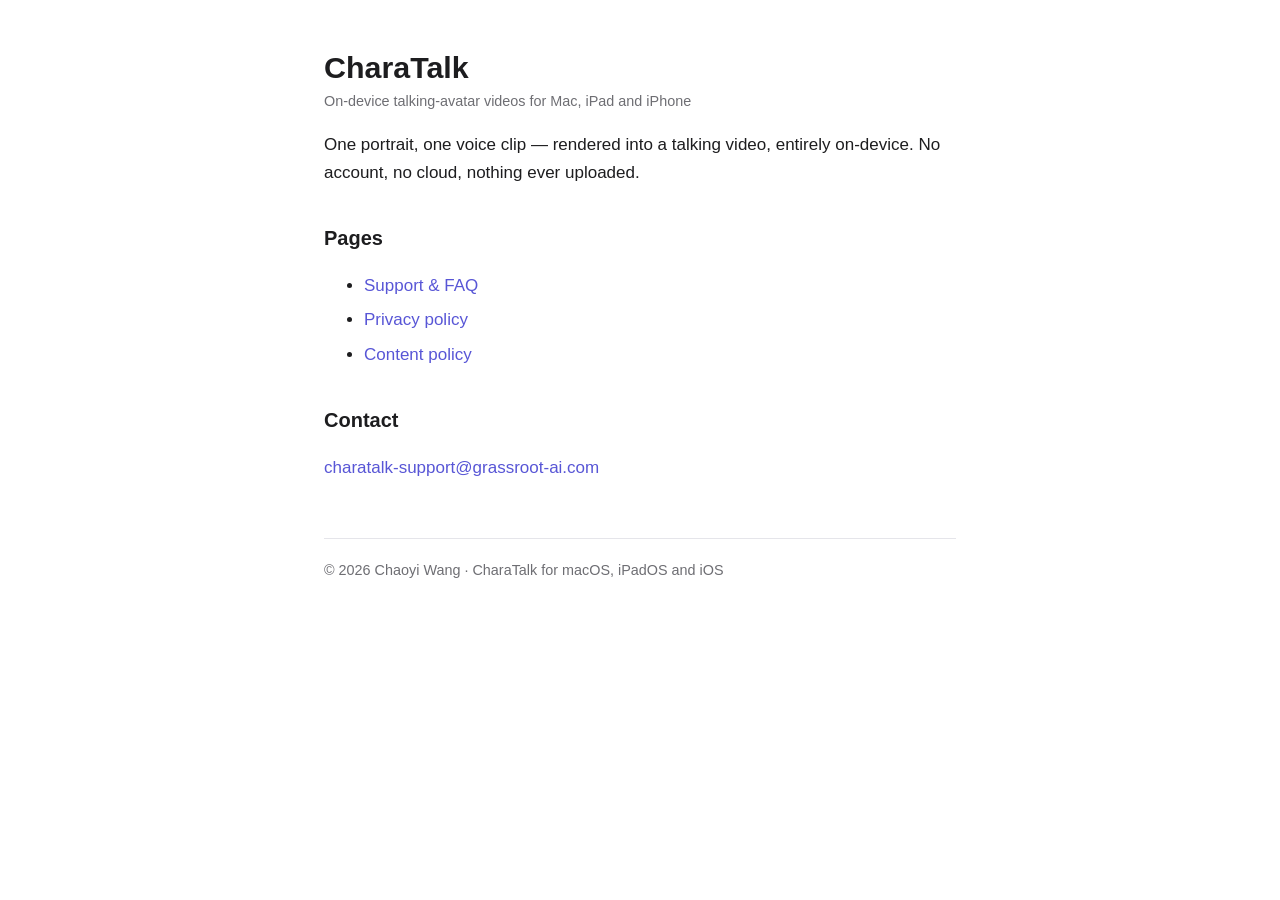
<file: index.html>
<!DOCTYPE html>
<html lang="en">
<head>
<meta charset="utf-8">
<meta name="viewport" content="width=device-width, initial-scale=1">
<title>CharaTalk — on-device talking-avatar videos for Mac</title>
<link rel="stylesheet" href="style.css">
</head>
<body>
<main>
  <h1>CharaTalk</h1>
  <p class="meta">On-device talking-avatar videos for Mac, iPad and iPhone</p>
  <p>One portrait, one voice clip — rendered into a talking video, entirely
  on-device. No account, no cloud, nothing ever uploaded.</p>
  <h2>Pages</h2>
  <ul>
    <li><a href="support/">Support &amp; FAQ</a></li>
    <li><a href="privacy/">Privacy policy</a></li>
    <li><a href="content-policy/">Content policy</a></li>
  </ul>
  <h2>Contact</h2>
  <p><a href="mailto:charatalk-support@grassroot-ai.com">charatalk-support@grassroot-ai.com</a></p>
  <footer>© 2026 Chaoyi Wang · CharaTalk for macOS, iPadOS and iOS</footer>
</main>
</body>
</html>
</file>
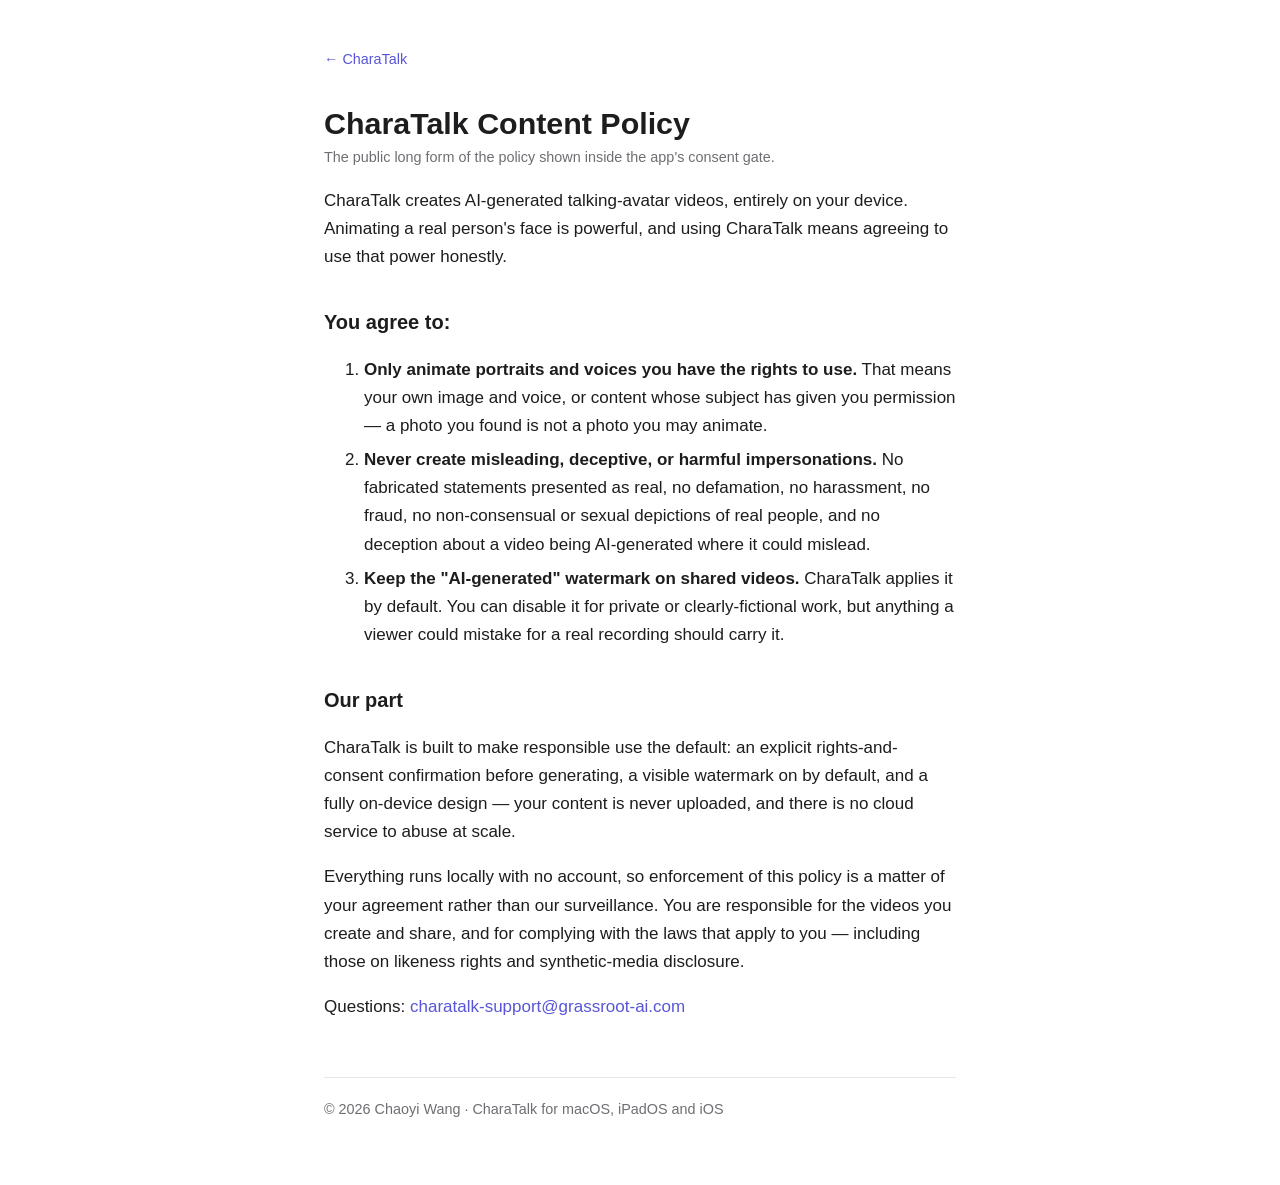
<file: content-policy/index.html>
<!DOCTYPE html>
<html lang="en">
<head>
<meta charset="utf-8">
<meta name="viewport" content="width=device-width, initial-scale=1">
<title>CharaTalk Content Policy</title>
<link rel="stylesheet" href="../style.css">
</head>
<body>
<main>
  <nav class="crumb"><a href="../">← CharaTalk</a></nav>
  <h1>CharaTalk Content Policy</h1>
  <p class="meta">The public long form of the policy shown inside the app's
  consent gate.</p>

  <p>CharaTalk creates AI-generated talking-avatar videos, entirely on your
  device. Animating a real person's face is powerful, and using CharaTalk means
  agreeing to use that power honestly.</p>

  <h2>You agree to:</h2>
  <ol>
    <li><strong>Only animate portraits and voices you have the rights to
    use.</strong> That means your own image and voice, or content whose subject
    has given you permission — a photo you found is not a photo you may
    animate.</li>
    <li><strong>Never create misleading, deceptive, or harmful
    impersonations.</strong> No fabricated statements presented as real, no
    defamation, no harassment, no fraud, no non-consensual or sexual depictions
    of real people, and no deception about a video being AI-generated where it
    could mislead.</li>
    <li><strong>Keep the "AI-generated" watermark on shared videos.</strong>
    CharaTalk applies it by default. You can disable it for private or
    clearly-fictional work, but anything a viewer could mistake for a real
    recording should carry it.</li>
  </ol>

  <h2>Our part</h2>
  <p>CharaTalk is built to make responsible use the default: an explicit
  rights-and-consent confirmation before generating, a visible watermark on by
  default, and a fully on-device design — your content is never uploaded, and
  there is no cloud service to abuse at scale.</p>

  <p>Everything runs locally with no account, so enforcement of this policy is
  a matter of your agreement rather than our surveillance. You are responsible
  for the videos you create and share, and for complying with the laws that
  apply to you — including those on likeness rights and synthetic-media
  disclosure.</p>

  <p>Questions:
  <a href="mailto:charatalk-support@grassroot-ai.com">charatalk-support@grassroot-ai.com</a></p>

  <footer>© 2026 Chaoyi Wang · CharaTalk for macOS, iPadOS and iOS</footer>
</main>
</body>
</html>
</file>
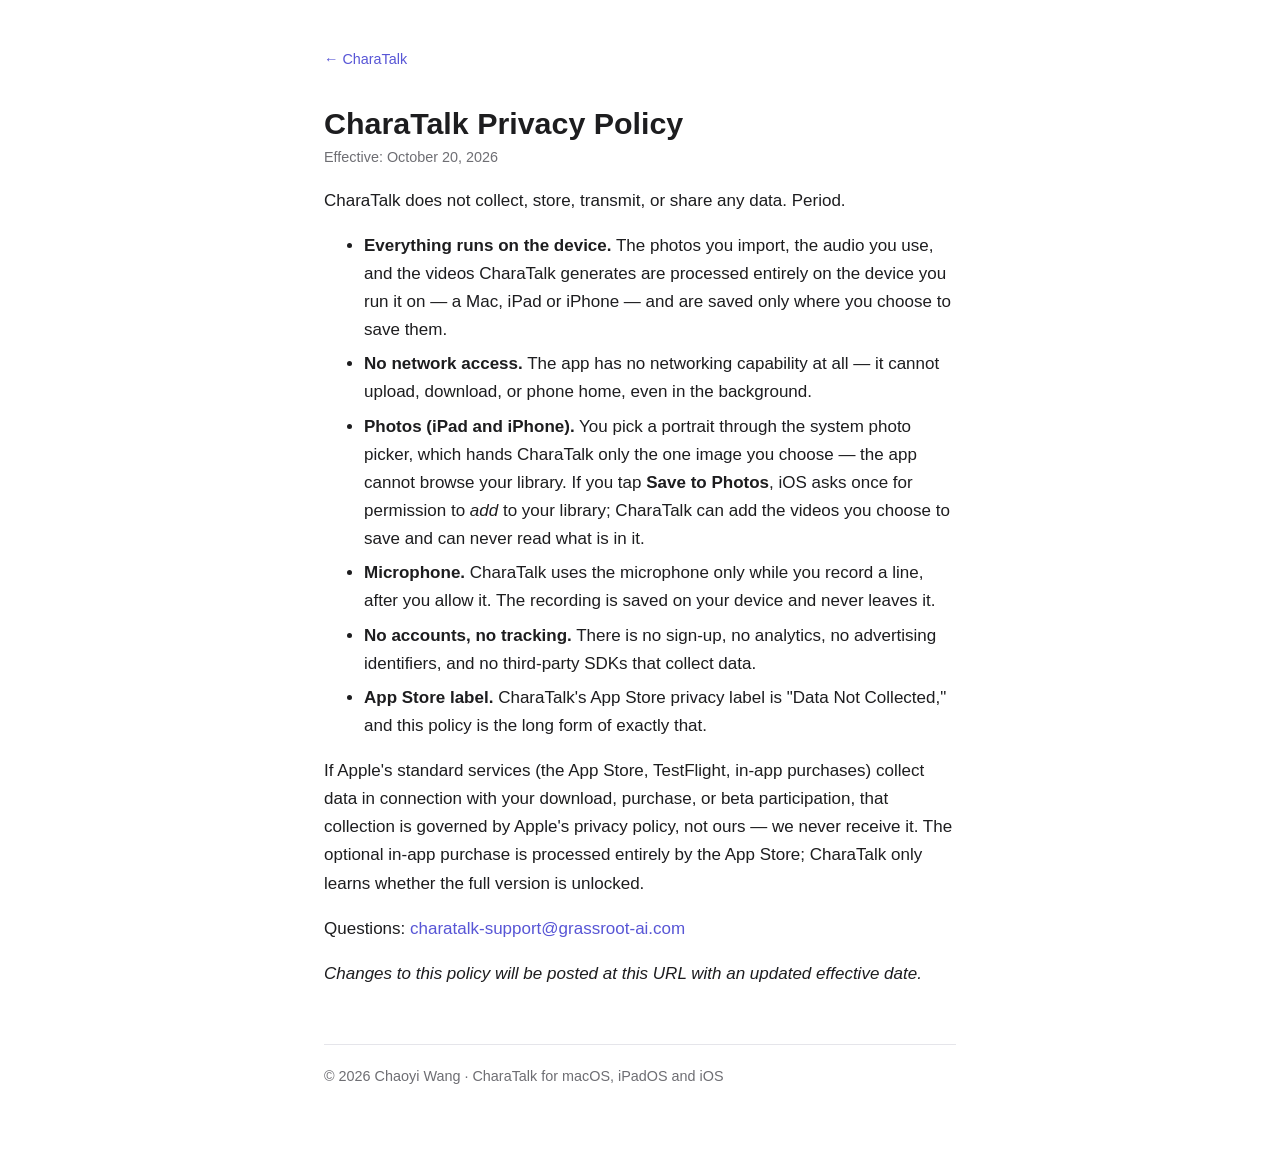
<file: privacy/index.html>
<!DOCTYPE html>
<html lang="en">
<head>
<meta charset="utf-8">
<meta name="viewport" content="width=device-width, initial-scale=1">
<title>CharaTalk Privacy Policy</title>
<link rel="stylesheet" href="../style.css">
</head>
<body>
<main>
  <nav class="crumb"><a href="../">← CharaTalk</a></nav>
  <h1>CharaTalk Privacy Policy</h1>
  <p class="meta">Effective: October 20, 2026</p>

  <p>CharaTalk does not collect, store, transmit, or share any data. Period.</p>

  <ul>
    <li><strong>Everything runs on the device.</strong> The photos you import,
    the audio you use, and the videos CharaTalk generates are processed entirely
    on the device you run it on — a Mac, iPad or iPhone — and are saved only
    where you choose to save them.</li>
    <li><strong>No network access.</strong> The app has no networking capability
    at all — it cannot upload, download, or phone home, even in the
    background.</li>
    <li><strong>Photos (iPad and iPhone).</strong> You pick a portrait through
    the system photo picker, which hands CharaTalk only the one image you
    choose — the app cannot browse your library. If you tap <strong>Save to
    Photos</strong>, iOS asks once for permission to <em>add</em> to your
    library; CharaTalk can add the videos you choose to save and can never read
    what is in it.</li>
    <li><strong>Microphone.</strong> CharaTalk uses the microphone only while you
    record a line, after you allow it. The recording is saved on your device and
    never leaves it.</li>
    <li><strong>No accounts, no tracking.</strong> There is no sign-up, no
    analytics, no advertising identifiers, and no third-party SDKs that collect
    data.</li>
    <li><strong>App Store label.</strong> CharaTalk's App Store privacy label is
    "Data Not Collected," and this policy is the long form of exactly that.</li>
  </ul>

  <p>If Apple's standard services (the App Store, TestFlight, in-app purchases)
  collect data in connection with your download, purchase, or beta
  participation, that collection is governed by Apple's privacy policy, not
  ours — we never receive it. The optional in-app purchase is processed
  entirely by the App Store; CharaTalk only learns whether the full version is
  unlocked.</p>

  <p>Questions:
  <a href="mailto:charatalk-support@grassroot-ai.com">charatalk-support@grassroot-ai.com</a></p>

  <p><em>Changes to this policy will be posted at this URL with an updated
  effective date.</em></p>

  <footer>© 2026 Chaoyi Wang · CharaTalk for macOS, iPadOS and iOS</footer>
</main>
</body>
</html>
</file>
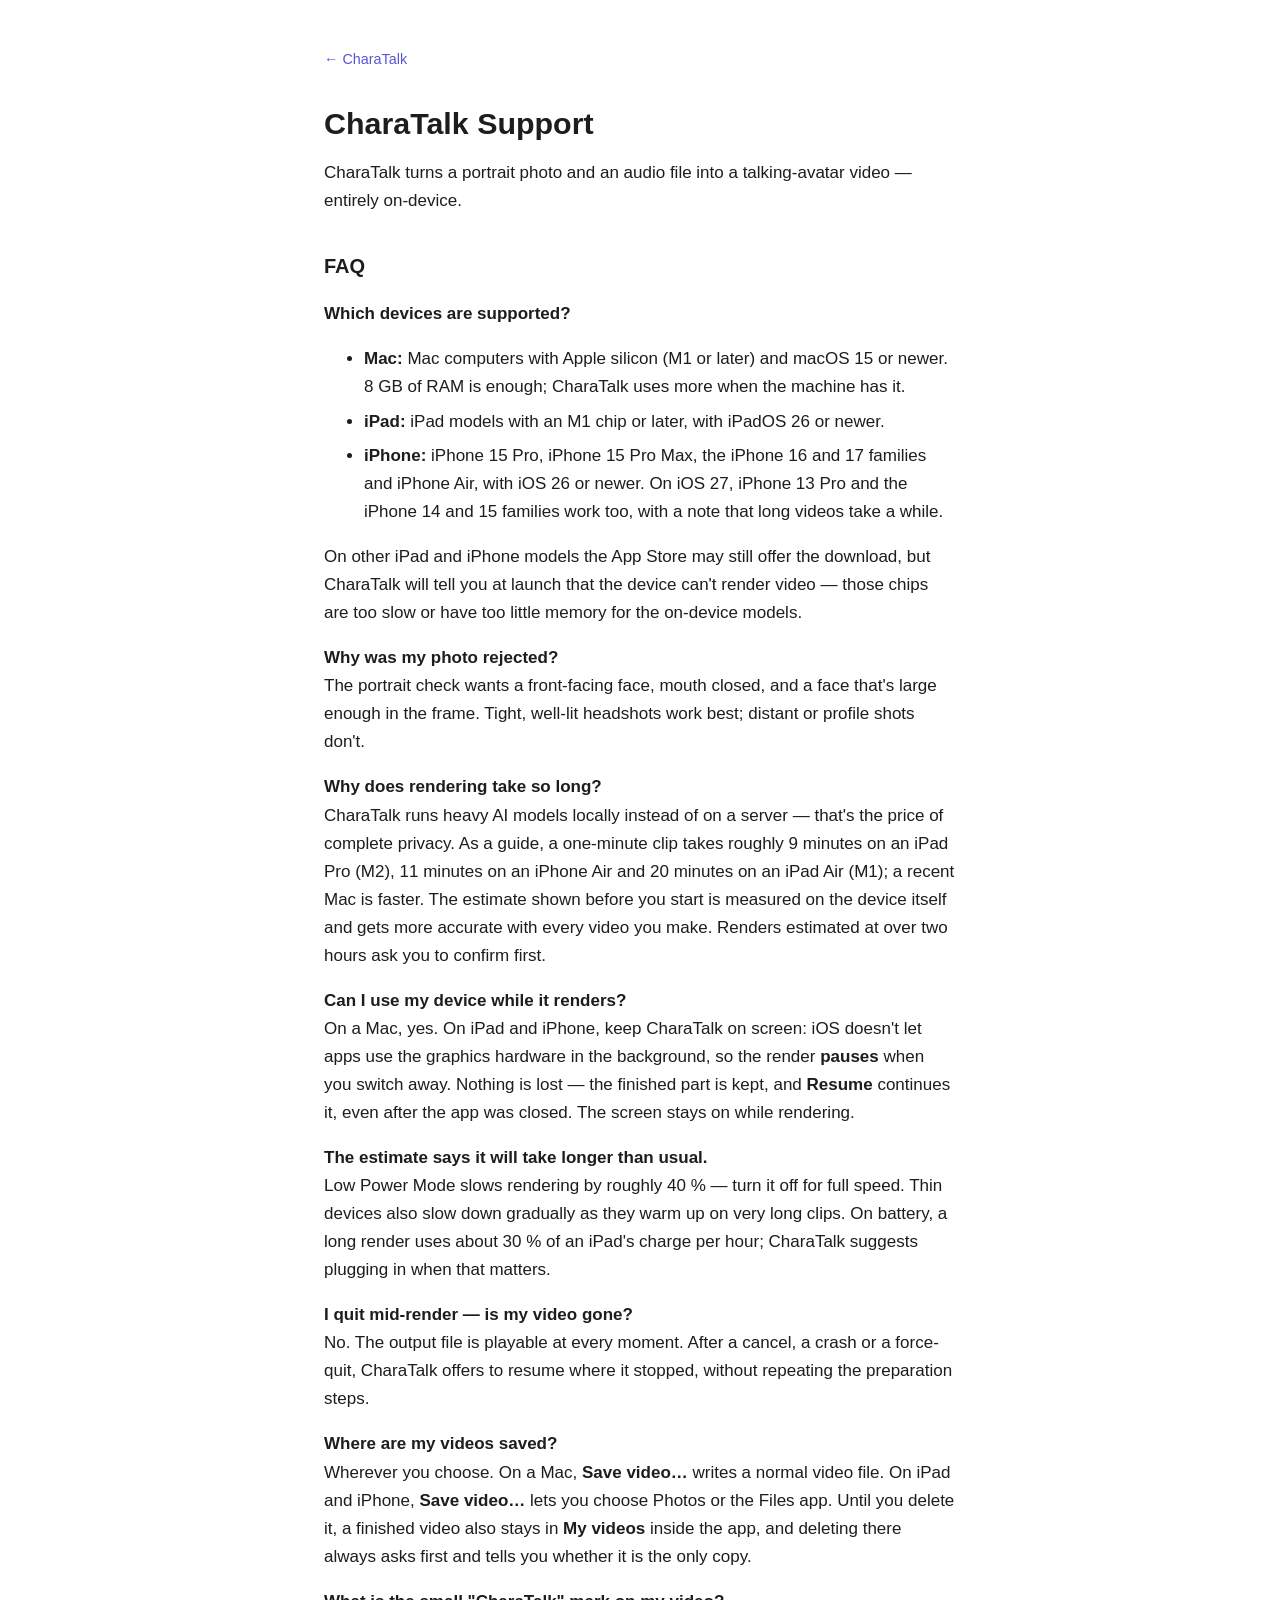
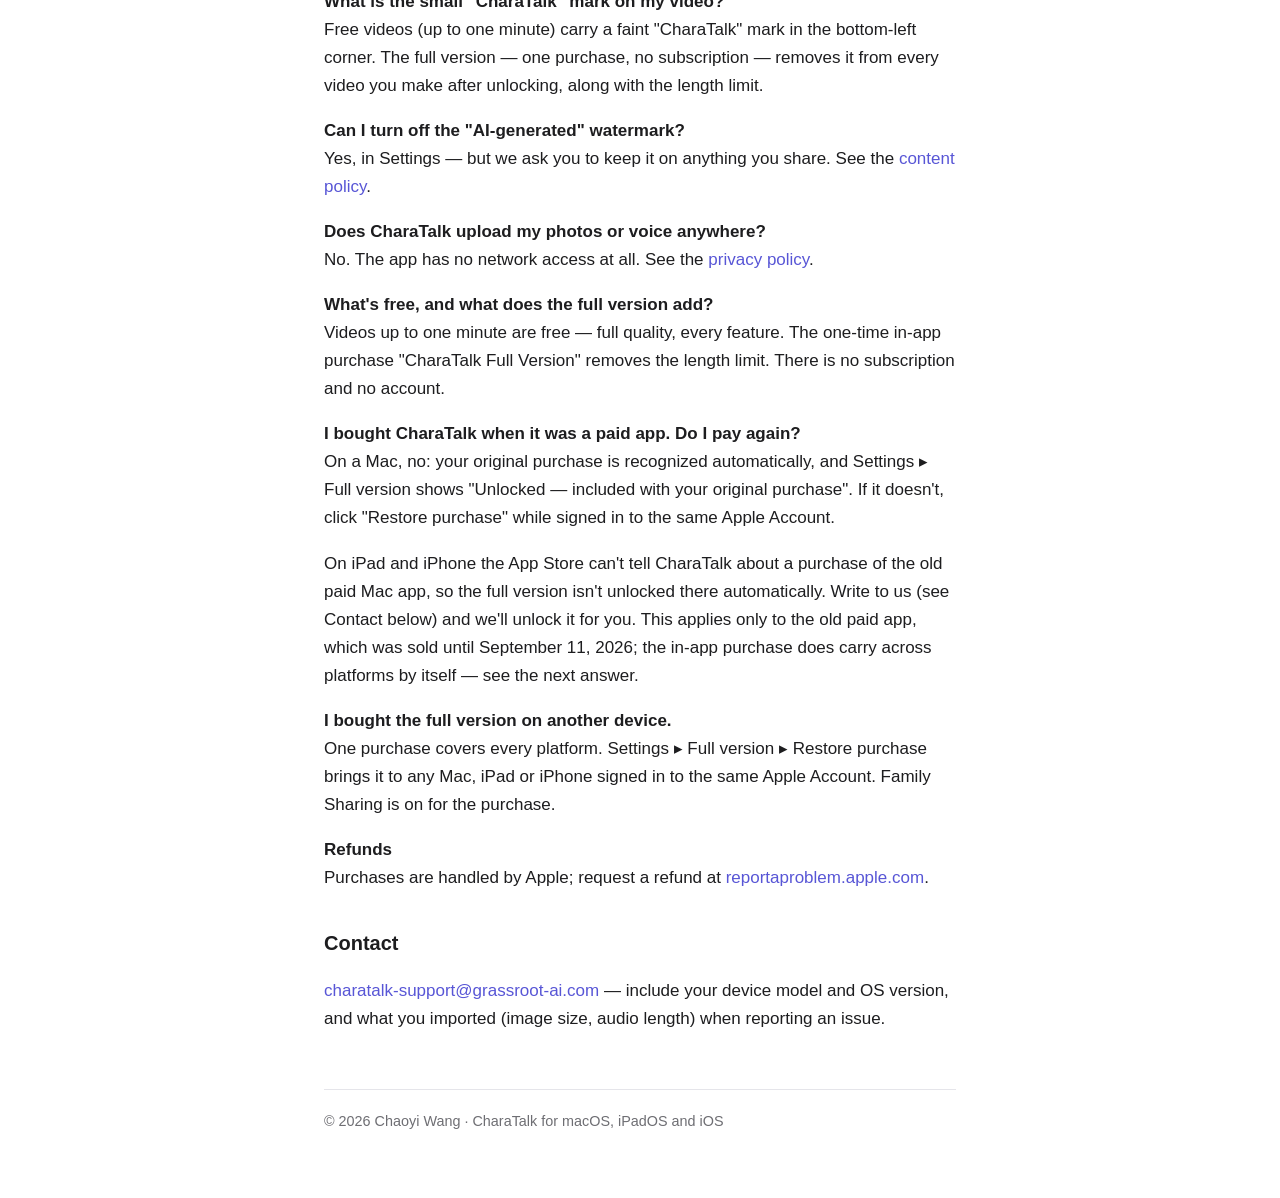
<file: support/index.html>
<!DOCTYPE html>
<html lang="en">
<head>
<meta charset="utf-8">
<meta name="viewport" content="width=device-width, initial-scale=1">
<title>CharaTalk Support</title>
<link rel="stylesheet" href="../style.css">
</head>
<body>
<main>
  <nav class="crumb"><a href="../">← CharaTalk</a></nav>
  <h1>CharaTalk Support</h1>

  <p>CharaTalk turns a portrait photo and an audio file into a talking-avatar
  video — entirely on-device.</p>

  <h2>FAQ</h2>

  <p><strong>Which devices are supported?</strong></p>
  <ul>
    <li><strong>Mac:</strong> Mac computers with Apple silicon (M1 or later) and
    macOS 15 or newer. 8&nbsp;GB of RAM is enough; CharaTalk uses more when the
    machine has it.</li>
    <li><strong>iPad:</strong> iPad models with an M1 chip or later, with
    iPadOS 26 or newer.</li>
    <li><strong>iPhone:</strong> iPhone 15 Pro, iPhone 15 Pro Max, the iPhone 16
    and 17 families and iPhone Air, with iOS 26 or newer. On iOS 27, iPhone 13 Pro
    and the iPhone 14 and 15 families work too, with a note that long videos take
    a while.</li>
  </ul>
  <p>On other iPad and iPhone models the App Store may still offer the download,
  but CharaTalk will tell you at launch that the device can't render video —
  those chips are too slow or have too little memory for the on-device
  models.</p>

  <p><strong>Why was my photo rejected?</strong><br>
  The portrait check wants a front-facing face, mouth closed, and a face that's
  large enough in the frame. Tight, well-lit headshots work best; distant or
  profile shots don't.</p>

  <p><strong>Why does rendering take so long?</strong><br>
  CharaTalk runs heavy AI models locally instead of on a server — that's the
  price of complete privacy. As a guide, a one-minute clip takes roughly
  9&nbsp;minutes on an iPad Pro (M2), 11&nbsp;minutes on an iPhone Air and
  20&nbsp;minutes on an iPad Air (M1); a recent Mac is faster. The estimate shown
  before you start is measured on the device itself and gets more accurate with
  every video you make. Renders estimated at over two hours ask you to confirm
  first.</p>

  <p><strong>Can I use my device while it renders?</strong><br>
  On a Mac, yes. On iPad and iPhone, keep CharaTalk on screen: iOS doesn't let
  apps use the graphics hardware in the background, so the render
  <strong>pauses</strong> when you switch away. Nothing is lost — the finished
  part is kept, and <strong>Resume</strong> continues it, even after the app was
  closed. The screen stays on while rendering.</p>

  <p><strong>The estimate says it will take longer than usual.</strong><br>
  Low Power Mode slows rendering by roughly 40&nbsp;% — turn it off for full
  speed. Thin devices also slow down gradually as they warm up on very long
  clips. On battery, a long render uses about 30&nbsp;% of an iPad's charge per
  hour; CharaTalk suggests plugging in when that matters.</p>

  <p><strong>I quit mid-render — is my video gone?</strong><br>
  No. The output file is playable at every moment. After a cancel, a crash or a
  force-quit, CharaTalk offers to resume where it stopped, without repeating the
  preparation steps.</p>

  <p><strong>Where are my videos saved?</strong><br>
  Wherever you choose. On a Mac, <strong>Save video…</strong> writes a normal
  video file. On iPad and iPhone, <strong>Save video…</strong> lets you choose
  Photos or the Files app. Until you delete it, a finished video also stays in
  <strong>My videos</strong> inside the app, and deleting there always asks
  first and tells you whether it is the only copy.</p>

  <p><strong>What is the small "CharaTalk" mark on my video?</strong><br>
  Free videos (up to one minute) carry a faint "CharaTalk" mark in the
  bottom-left corner. The full version — one purchase, no subscription — removes
  it from every video you make after unlocking, along with the length limit.</p>

  <p><strong>Can I turn off the "AI-generated" watermark?</strong><br>
  Yes, in Settings — but we ask you to keep it on anything you share. See the
  <a href="../content-policy/">content policy</a>.</p>

  <p><strong>Does CharaTalk upload my photos or voice anywhere?</strong><br>
  No. The app has no network access at all. See the
  <a href="../privacy/">privacy policy</a>.</p>

  <p><strong>What's free, and what does the full version add?</strong><br>
  Videos up to one minute are free — full quality, every feature. The one-time
  in-app purchase "CharaTalk Full Version" removes the length limit. There is
  no subscription and no account.</p>

  <p><strong>I bought CharaTalk when it was a paid app. Do I pay again?</strong><br>
  On a Mac, no: your original purchase is recognized automatically, and
  Settings ▸ Full version shows "Unlocked — included with your original
  purchase". If it doesn't, click "Restore purchase" while signed in to the
  same Apple Account.</p>
  <p>On iPad and iPhone the App Store can't tell CharaTalk about a purchase of
  the old paid Mac app, so the full version isn't unlocked there automatically.
  Write to us (see Contact below) and we'll unlock it for you. This applies only
  to the old paid app, which was sold until September 11, 2026; the in-app
  purchase does carry across platforms by itself — see the next answer.</p>

  <p><strong>I bought the full version on another device.</strong><br>
  One purchase covers every platform. Settings ▸ Full version ▸ Restore purchase
  brings it to any Mac, iPad or iPhone signed in to the same Apple Account.
  Family Sharing is on for the purchase.</p>

  <p><strong>Refunds</strong><br>
  Purchases are handled by Apple; request a refund at
  <a href="https://reportaproblem.apple.com">reportaproblem.apple.com</a>.</p>

  <h2>Contact</h2>
  <p><a href="mailto:charatalk-support@grassroot-ai.com">charatalk-support@grassroot-ai.com</a>
  — include your device model and OS version, and what you imported (image
  size, audio length) when reporting an issue.</p>

  <footer>© 2026 Chaoyi Wang · CharaTalk for macOS, iPadOS and iOS</footer>
</main>
</body>
</html>
</file>
<file: style.css>
:root {
  --bg: #ffffff;
  --fg: #1d1d1f;
  --muted: #6e6e73;
  --accent: #5856d6;
  --rule: #e5e5ea;
}
@media (prefers-color-scheme: dark) {
  :root {
    --bg: #1c1c1e;
    --fg: #f5f5f7;
    --muted: #98989d;
    --accent: #7d7aff;
    --rule: #3a3a3c;
  }
}
* { box-sizing: border-box; }
body {
  margin: 0;
  background: var(--bg);
  color: var(--fg);
  font: 17px/1.65 -apple-system, BlinkMacSystemFont, "Segoe UI", Roboto,
    "Helvetica Neue", Arial, "PingFang SC", "Hiragino Sans GB", sans-serif;
}
main {
  max-width: 42rem;
  margin: 0 auto;
  padding: 3rem 1.25rem 4rem;
}
h1 { font-size: 1.9rem; line-height: 1.25; margin: 0 0 0.25rem; }
h2 { font-size: 1.25rem; margin-top: 2.2rem; }
p.meta { color: var(--muted); font-size: 0.9rem; margin-top: 0; }
a { color: var(--accent); text-decoration: none; }
a:hover { text-decoration: underline; }
li { margin: 0.4rem 0; }
strong { font-weight: 600; }
footer {
  margin-top: 3.5rem;
  padding-top: 1.25rem;
  border-top: 1px solid var(--rule);
  color: var(--muted);
  font-size: 0.9rem;
}
nav.crumb { font-size: 0.9rem; margin-bottom: 2rem; }
</file>
